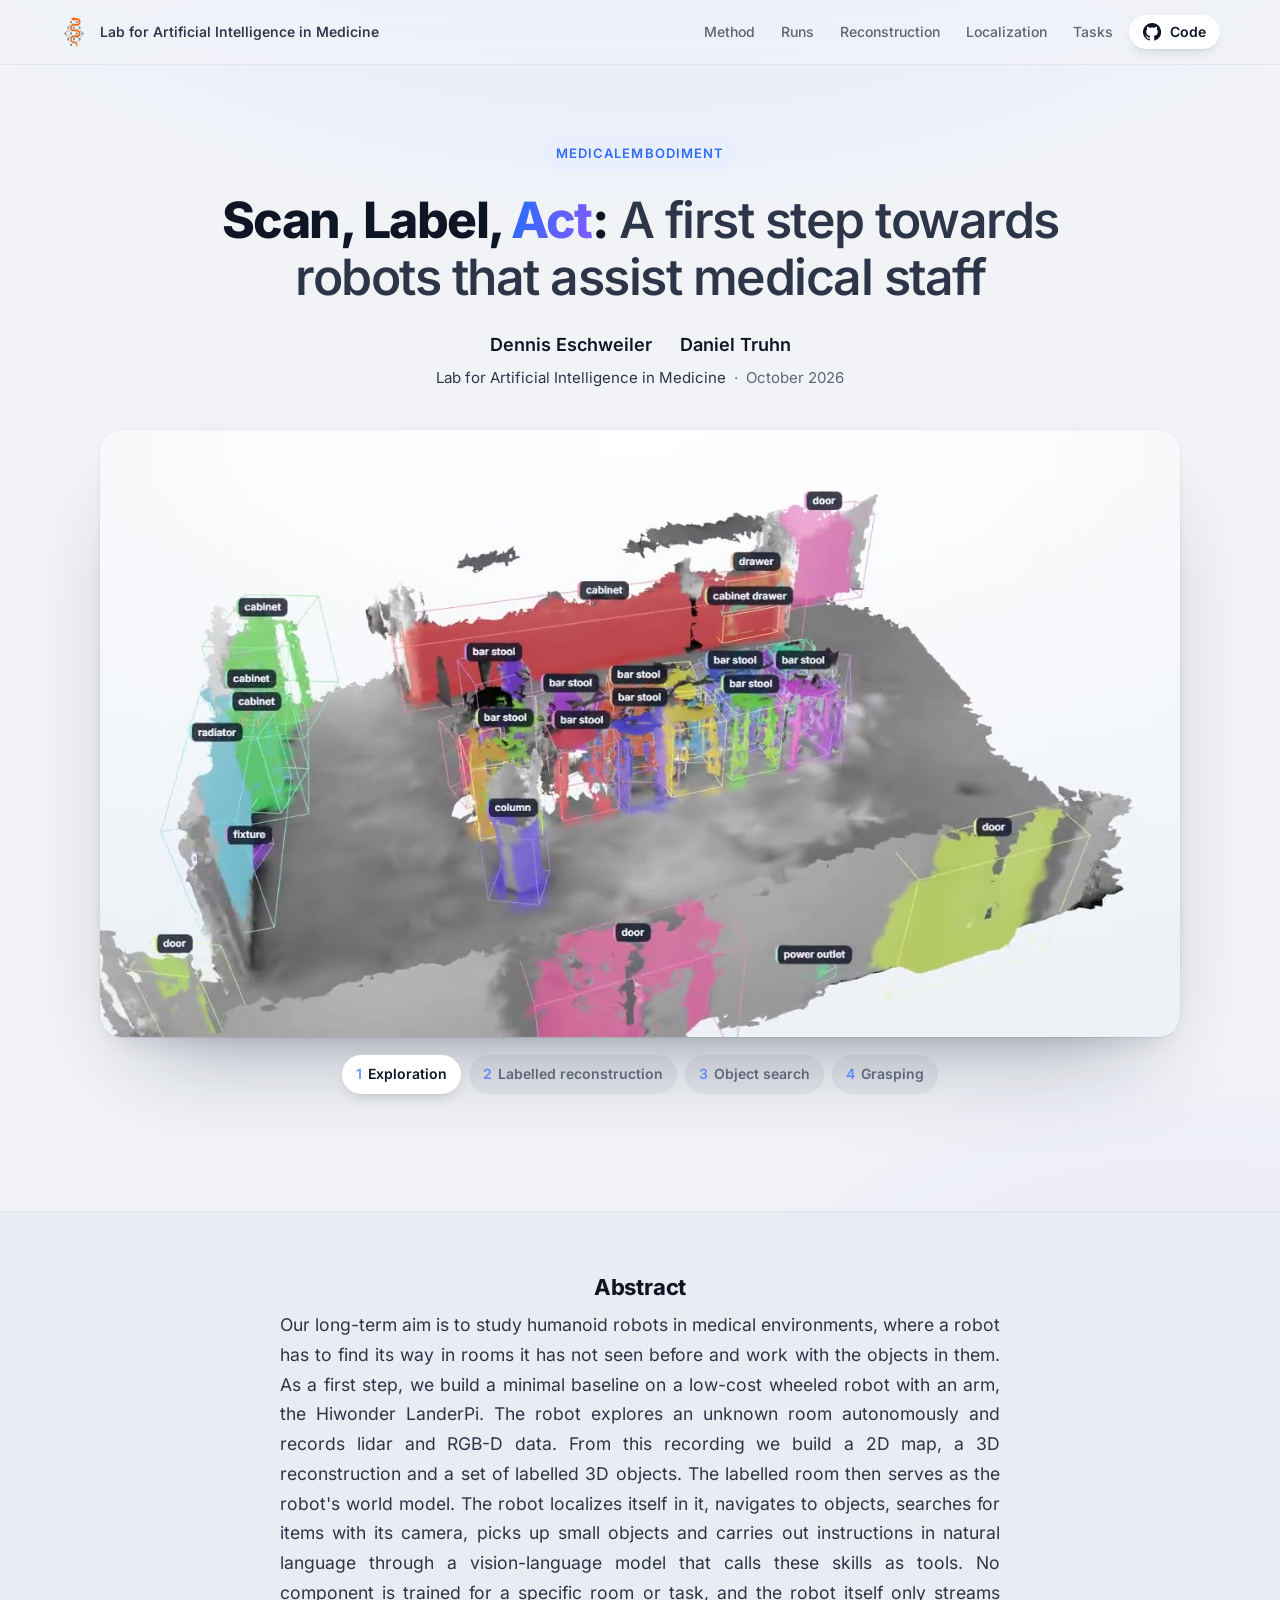
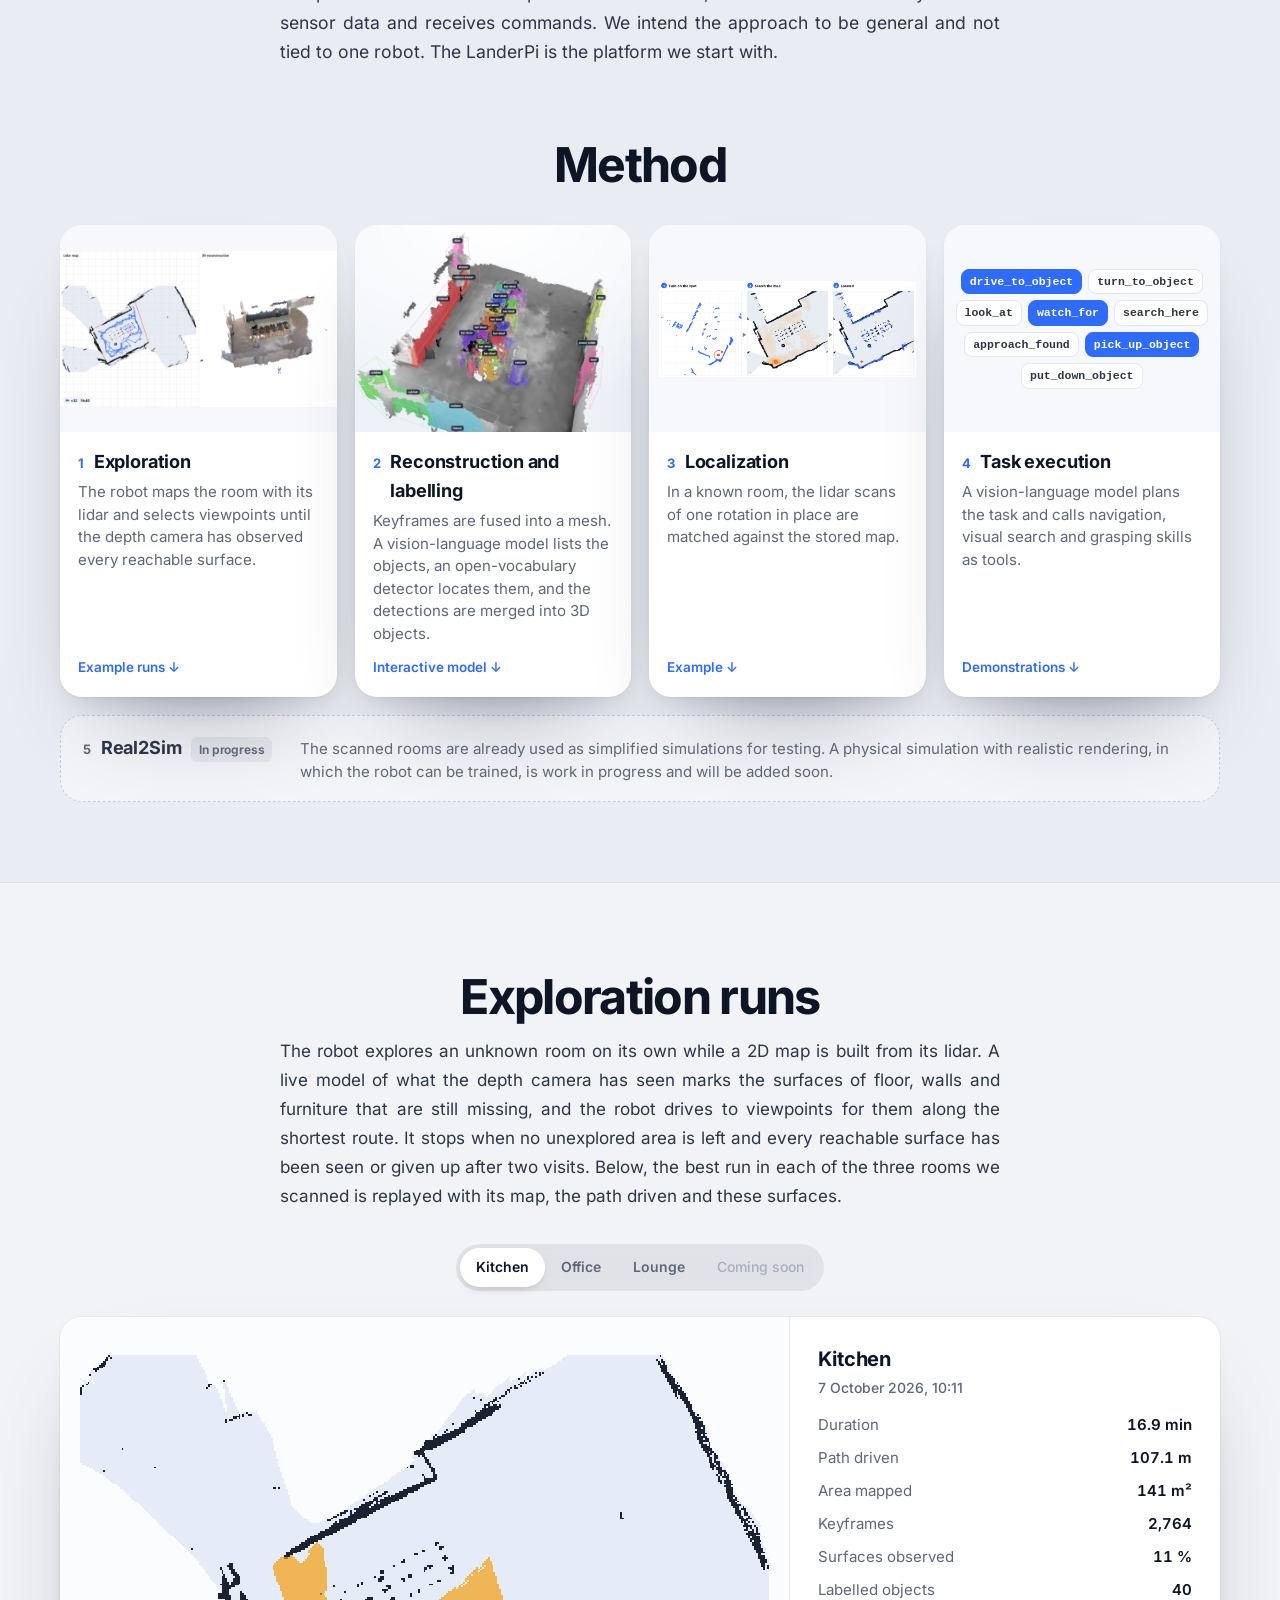
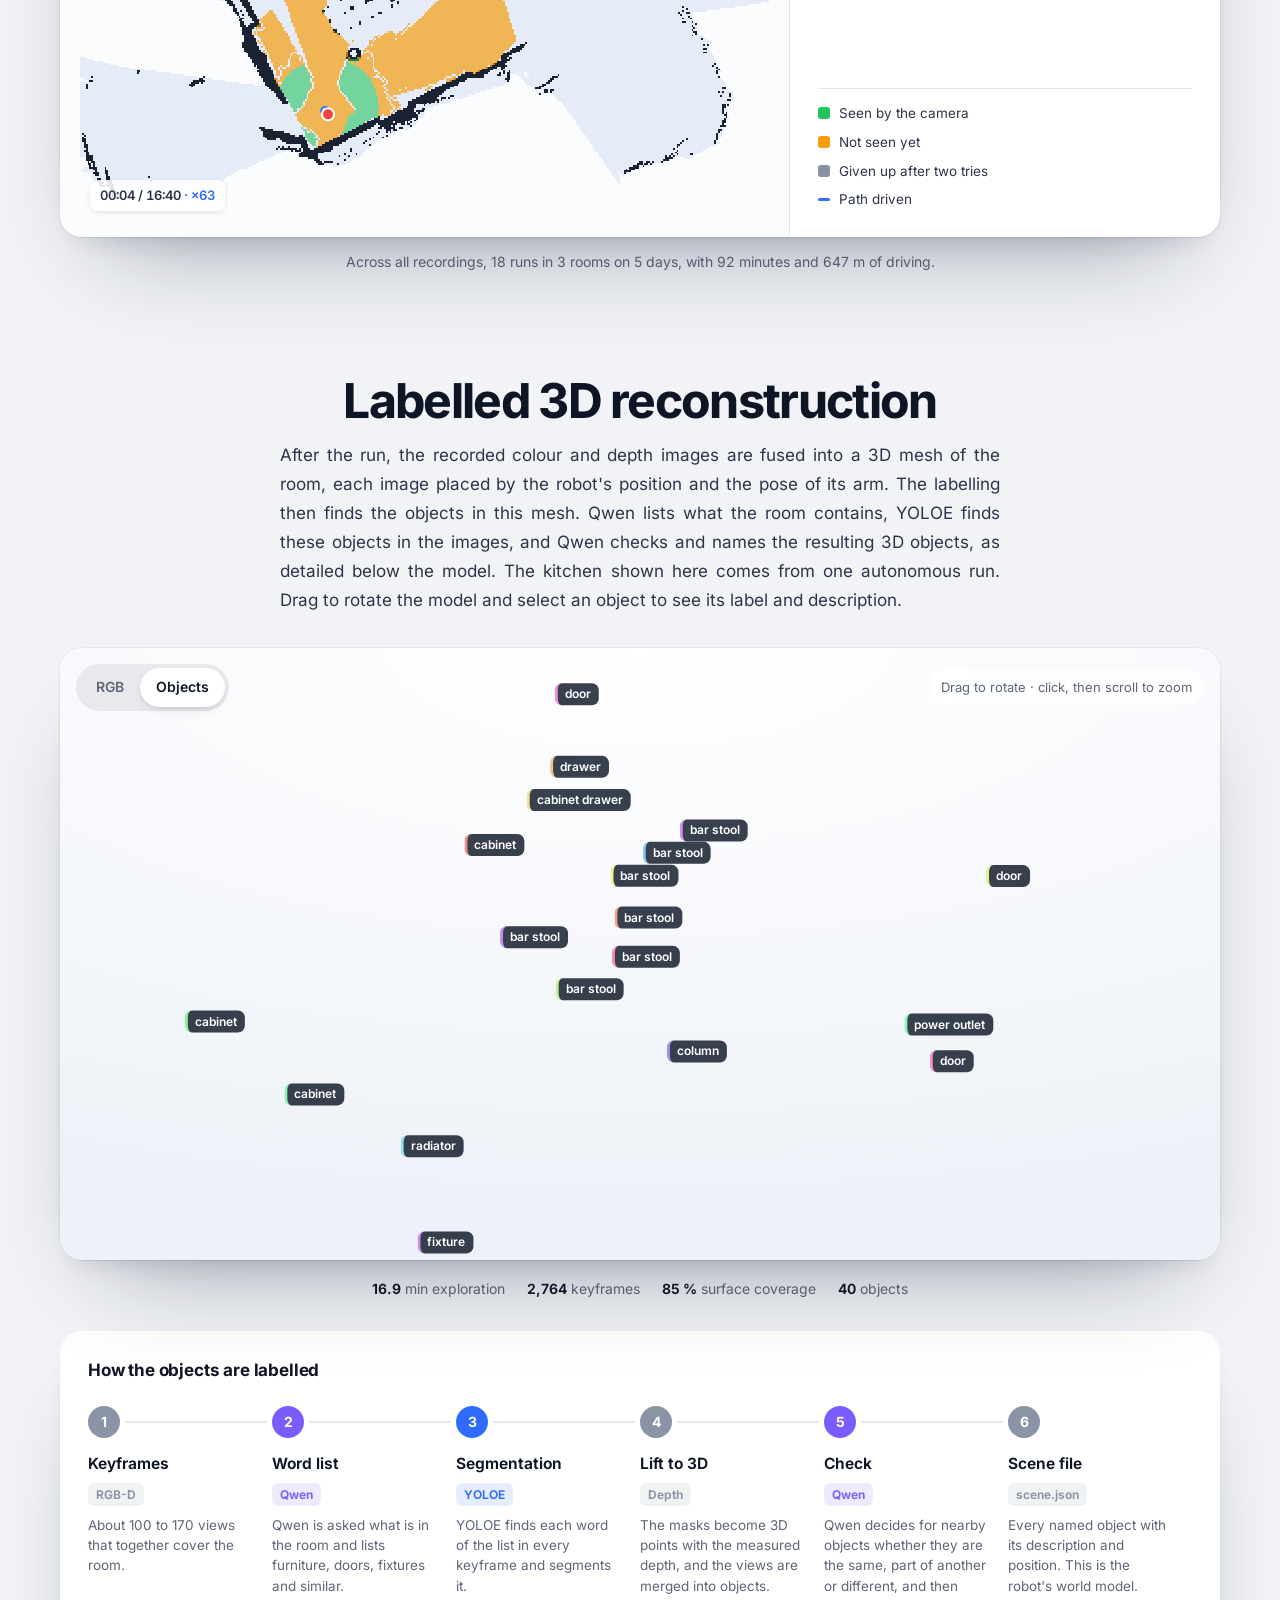
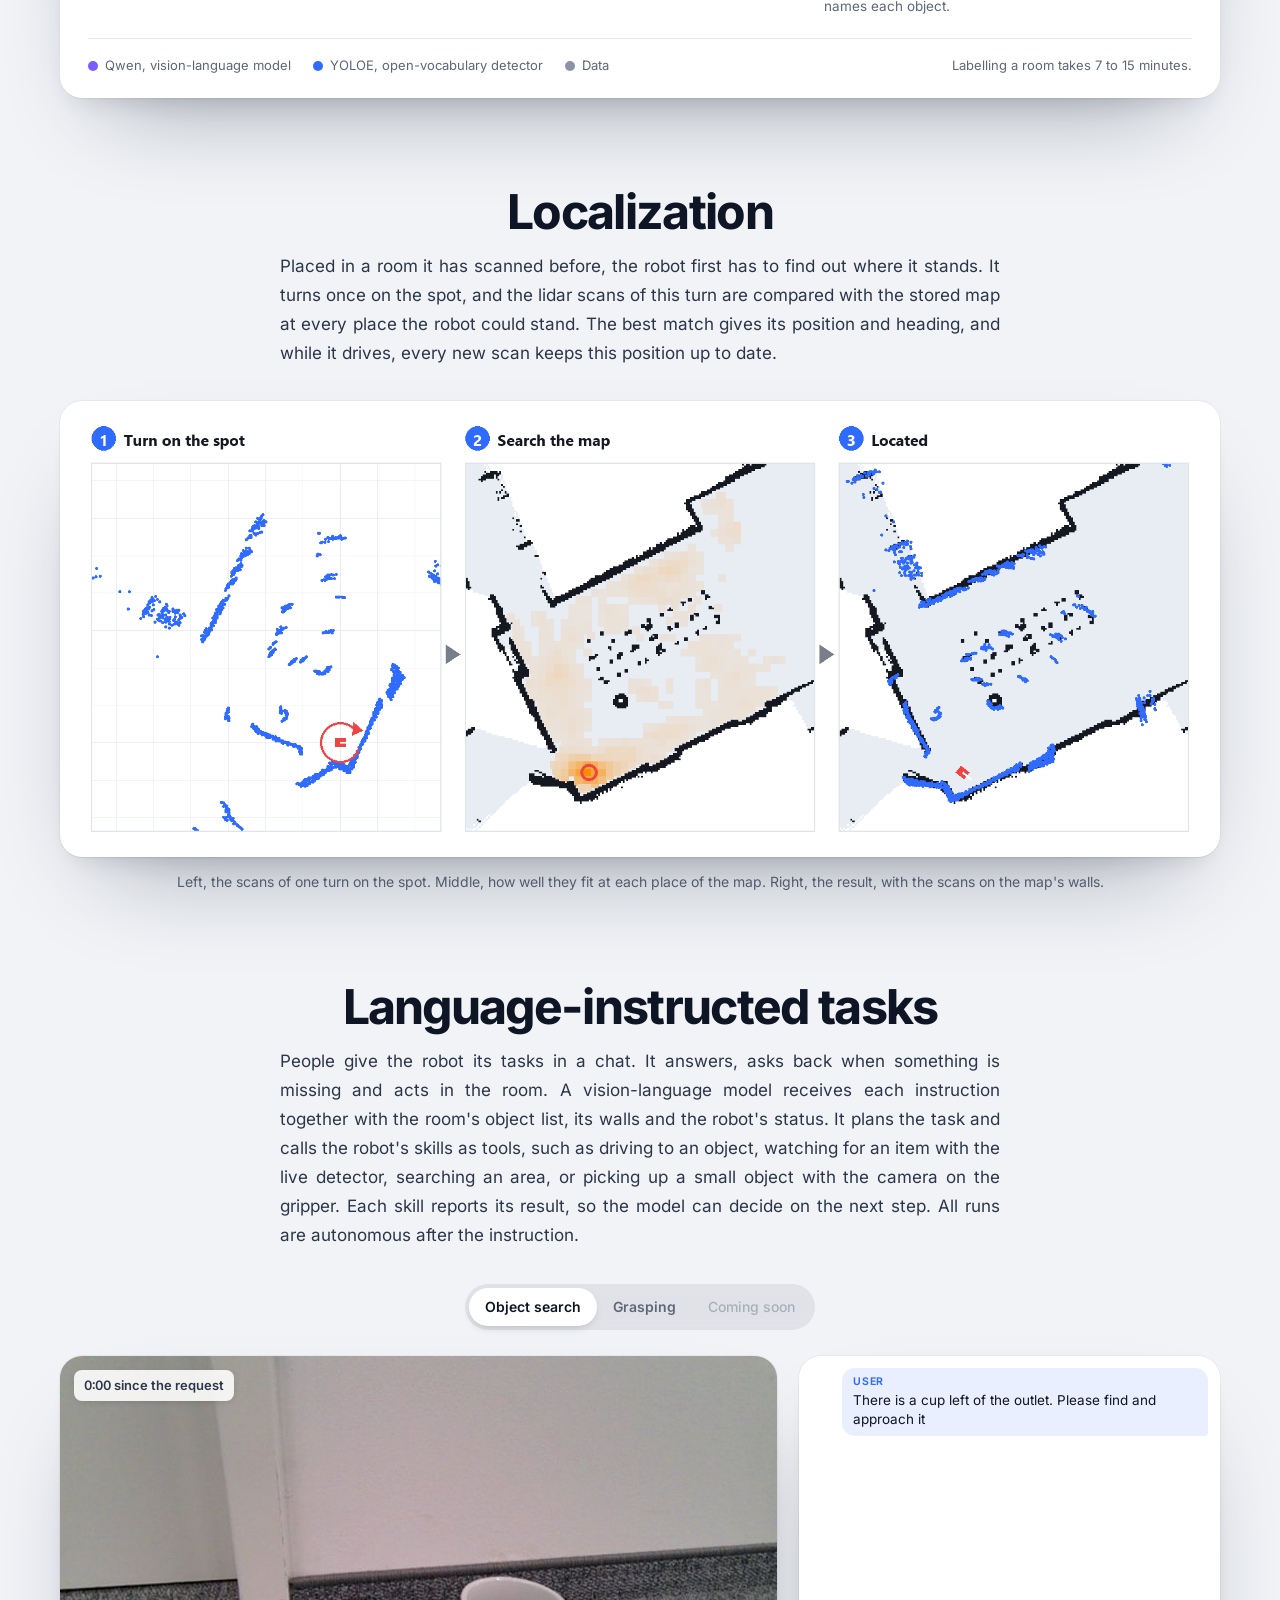
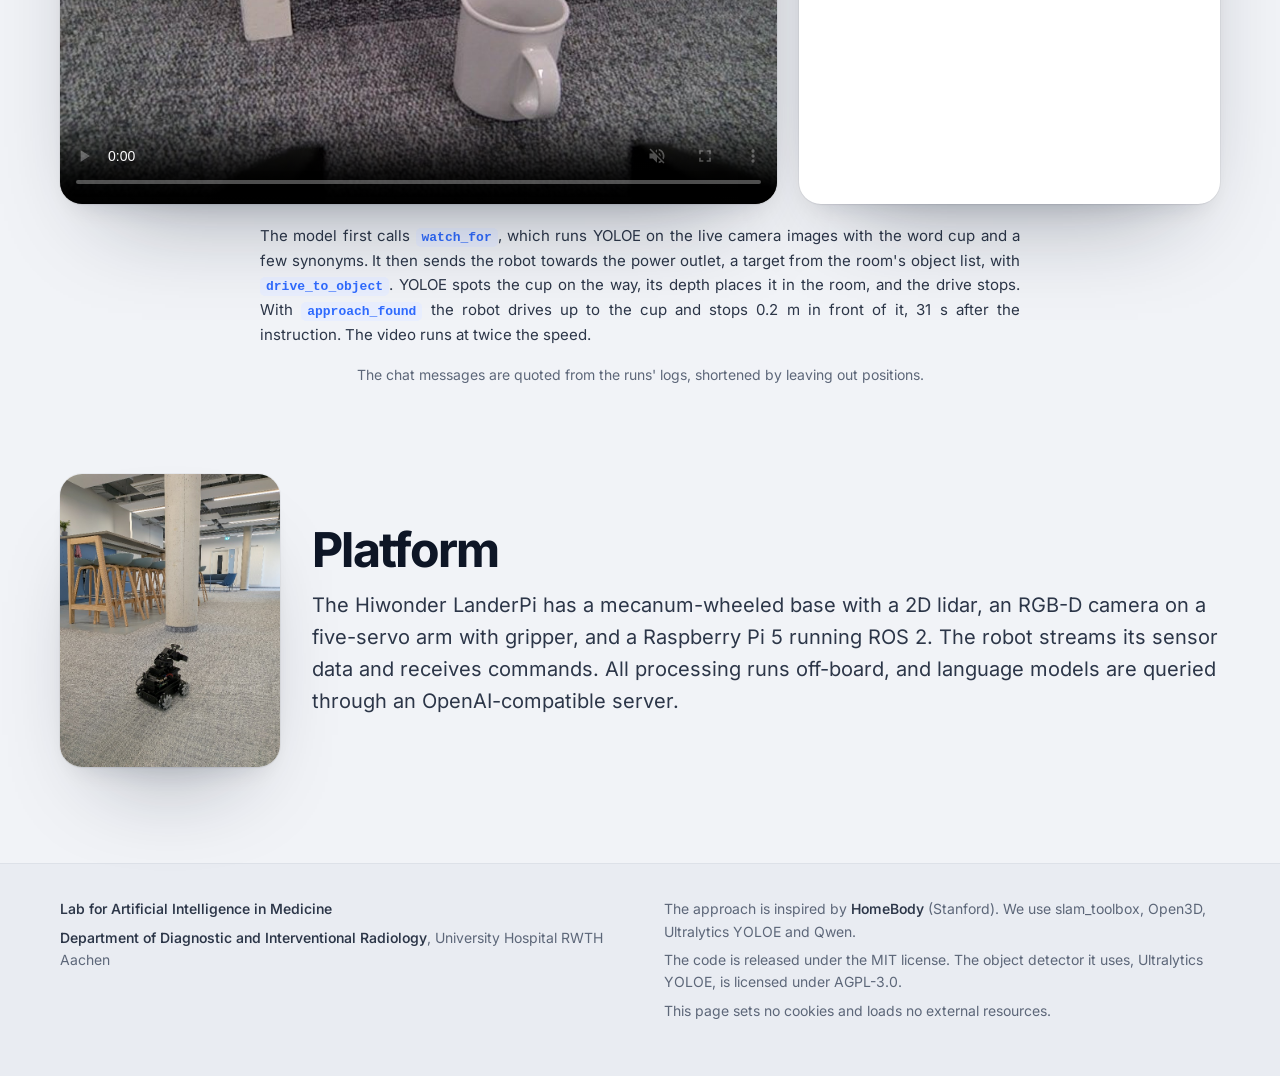
<file: index.html>
<!doctype html>
<html lang="en">
<head>
  <meta charset="utf-8">
  <meta name="viewport" content="width=device-width, initial-scale=1">
  <title>Scan, Label, Act: A first step towards robots that assist medical staff</title>
  <meta name="author" content="Dennis Eschweiler, Daniel Truhn">
  <meta name="description" content="A robot that scans a room and then works in it, a first step towards robots that assist medical staff. Autonomous exploration, labelled 3D reconstruction, localization, object search, grasping and language-instructed tasks.">
  <meta name="theme-color" content="#f1f3f7">
  <meta property="og:title" content="Scan, Label, Act: A first step towards robots that assist medical staff">
  <meta property="og:description" content="A robot that scans a room and then works in it, a first step towards robots that assist medical staff.">
  <meta property="og:image" content="assets/media/teaser.jpg">
  <link rel="icon" href="assets/media/lab-logo.svg" type="image/svg+xml">
  <link rel="preload" href="assets/fonts/inter-latin-wght-normal.woff2" as="font" type="font/woff2" crossorigin>
  <link rel="stylesheet" href="assets/css/site.css?v=14">
  <script type="importmap">
    { "imports": { "three": "./assets/vendor/three/three.module.min.js",
                   "three/addons/controls/OrbitControls.js": "./assets/vendor/three/OrbitControls.js" } }
  </script>
  <script>document.documentElement.classList.add('js');</script>
</head>
<body>
  <header class="bar">
    <div class="wide bar-inner">
      <a class="lab" href="https://truhn.ai/">
        <img src="assets/media/lab-logo.svg" alt="" width="30" height="30">
        <span>Lab for Artificial Intelligence in Medicine</span>
      </a>
      <nav aria-label="On this page">
        <a class="link" href="#method">Method</a>
        <a class="link" href="#runs">Runs</a>
        <a class="link" href="#reconstruction">Reconstruction</a>
        <a class="link" href="#localization">Localization</a>
        <a class="link" href="#tasks">Tasks</a>
        <a class="btn small" href="https://github.com/TruhnLab/MedicalEmbodiment_ScanLabelAct">
          <svg viewBox="0 0 16 16" fill="currentColor" aria-hidden="true"><path d="M8 0a8 8 0 0 0-2.53 15.59c.4.07.55-.17.55-.38v-1.33c-2.23.48-2.7-1.07-2.7-1.07-.36-.92-.89-1.17-.89-1.17-.73-.5.06-.49.06-.49.8.06 1.23.83 1.23.83.72 1.22 1.88.87 2.34.66.07-.52.28-.87.5-1.07-1.78-.2-3.65-.89-3.65-3.95 0-.87.31-1.59.82-2.15-.08-.2-.36-1.02.08-2.12 0 0 .67-.21 2.2.82a7.6 7.6 0 0 1 4 0c1.53-1.04 2.2-.82 2.2-.82.44 1.1.16 1.92.08 2.12.51.56.82 1.28.82 2.15 0 3.07-1.87 3.75-3.65 3.95.29.25.54.73.54 1.48v2.2c0 .21.15.46.55.38A8 8 0 0 0 8 0Z"/></svg>
          Code
        </a>
      </nav>
    </div>
  </header>

  <main id="main">
    <!-- ======================= header and teaser ======================= -->
    <section class="hero wide">
      <span class="eyebrow">MedicalEmbodiment</span>
      <h1><span class="name">Scan, Label, <span class="act">Act</span>:</span> A first step towards robots that assist medical staff</h1>
      <p class="authors"><span>Dennis Eschweiler</span><span>Daniel Truhn</span></p>
      <p class="byline"><a href="https://truhn.ai/">Lab for Artificial Intelligence in Medicine</a> <span style="white-space:nowrap">&nbsp;·&nbsp; October 2026</span></p>
      <figure class="teaser settle">
        <div class="float">
          <video id="teaser" src="assets/media/teaser.mp4" poster="assets/media/teaser.jpg" autoplay muted loop playsinline preload="auto"
                 aria-label="Overview video showing the autonomous exploration of a kitchen, the labelled 3D reconstruction, object search and grasping"></video>
        </div>
        <ol class="chapters" id="chapters" aria-label="Parts of the video">
          <li><button type="button" data-start="0"><span class="n">1</span>Exploration<span class="fill"></span></button></li>
          <li><button type="button" data-start="8"><span class="n">2</span>Labelled reconstruction<span class="fill"></span></button></li>
          <li><button type="button" data-start="14"><span class="n">3</span>Object search<span class="fill"></span></button></li>
          <li><button type="button" data-start="23.15"><span class="n">4</span>Grasping<span class="fill"></span></button></li>
        </ol>
      </figure>
    </section>

    <!-- ======================= overview: abstract and method, on a band ======================= -->
    <div class="band">
    <section class="abstract wide">
      <div class="narrow reveal">
        <h2 class="small">Abstract</h2>
        <p>Our long-term aim is to study humanoid robots in medical environments, where a robot has to find its way in
          rooms it has not seen before and work with the objects in them. As a first step, we build a minimal baseline
          on a low-cost wheeled robot with an arm, the Hiwonder LanderPi. The robot explores an unknown room
          autonomously and records lidar and RGB-D data. From this recording we build a 2D map, a 3D reconstruction and
          a set of labelled 3D objects. The labelled room then serves as the robot's world model. The robot localizes
          itself in it, navigates to objects, searches for items with its camera, picks up small objects and carries
          out instructions in natural language through a vision-language model that calls these skills as tools. No
          component is trained for a specific room or task, and the robot itself only streams sensor data and receives
          commands. We intend the approach to be general and not tied to one robot. The LanderPi is the platform we
          start with.</p>
      </div>
    </section>

    <!-- ======================= method ======================= -->
    <section id="method" class="wide">
      <div class="head center narrow reveal">
        <h2>Method</h2>
      </div>
      <div class="steps">
        <a class="step reveal" href="#runs" style="--d:0s">
          <div class="pic"><img src="assets/media/explore.jpg" alt="Lidar map with the path driven, next to the 3D reconstruction" loading="lazy" style="object-fit:contain"></div>
          <div class="txt"><h3><span>1</span>Exploration</h3><p>The robot maps the room with its lidar and selects viewpoints
            until the depth camera has observed every reachable surface.</p><p class="more">Example runs ↓</p></div>
        </a>
        <a class="step reveal" href="#reconstruction" style="--d:.08s">
          <div class="pic"><img src="assets/media/labels.jpg" alt="The kitchen reconstruction with each object in its own colour" loading="lazy"></div>
          <div class="txt"><h3><span>2</span>Reconstruction and labelling</h3><p>Keyframes are fused into a mesh. A
            vision-language model lists the objects, an open-vocabulary detector locates them, and the detections are
            merged into 3D objects.</p><p class="more">Interactive model ↓</p></div>
        </a>
        <a class="step reveal" href="#localization" style="--d:.16s">
          <div class="pic"><img src="assets/media/localization.png" alt="Lidar scans of one rotation, the match score over the map, and the resulting pose" loading="lazy" style="object-fit:contain;padding:10px"></div>
          <div class="txt"><h3><span>3</span>Localization</h3><p>In a known room, the lidar scans of one rotation in place
            are matched against the stored map.</p><p class="more">Example ↓</p></div>
        </a>
        <a class="step reveal" href="#tasks" style="--d:.24s">
          <div class="pic tools" aria-label="Some of the tools available to the vision-language model">
            <span class="hot">drive_to_object</span><span>turn_to_object</span><span>look_at</span>
            <span class="hot">watch_for</span><span>search_here</span><span>approach_found</span>
            <span class="hot">pick_up_object</span><span>put_down_object</span>
          </div>
          <div class="txt"><h3><span>4</span>Task execution</h3><p>A vision-language model plans the task and calls
            navigation, visual search and grasping skills as tools.</p><p class="more">Demonstrations ↓</p></div>
        </a>
      </div>
      <div class="step-next reveal">
        <h3><span>5</span>Real2Sim <em>In progress</em></h3>
        <p>The scanned rooms are already used as simplified simulations for testing. A physical simulation with realistic
          rendering, in which the robot can be trained, is work in progress and will be added soon.</p>
      </div>
    </section>

    </div>

    <!-- ======================= 1 exploration runs ======================= -->
    <section id="runs" class="wide">
      <div class="head center narrow reveal">
        <h2>Exploration runs</h2>
        <p class="explain">The robot explores an unknown room on its own while a 2D map is built from its lidar. A
          live model of what the depth camera has seen marks the surfaces of floor, walls and furniture that are still
          missing, and the robot drives to viewpoints for them along the shortest route. It stops when no unexplored
          area is left and every reachable surface has been seen or given up after two visits. Below, the best run in
          each of the three rooms we scanned is replayed with its map, the path driven and these surfaces.</p>
      </div>
      <div class="tabs reveal">
        <div class="seg" role="tablist" aria-label="Rooms" id="runTabs"><span class="pill" aria-hidden="true"></span></div>
      </div>
      <div class="float runview settle" id="runView">
        <div class="map">
          <canvas id="runCanvas" role="img" aria-label="Replay of the run with the map, the path driven and the surfaces the camera has seen"></canvas>
          <span class="runclock" id="runClock"></span>
        </div>
        <div class="side">
          <h3 id="runTitle"></h3>
          <dl id="runStats"></dl>
          <ul class="legend" aria-label="Legend">
            <li><i class="seen"></i>Seen by the camera</li>
            <li><i class="todo"></i>Not seen yet</li>
            <li><i class="gave"></i>Given up after two tries</li>
            <li><i class="path"></i>Path driven</li>
          </ul>
        </div>
      </div>
      <p class="note center reveal" id="runTotals"></p>
    </section>

    <!-- ======================= 2 the 3D room ======================= -->
    <section id="reconstruction" class="wide">
      <div class="head center narrow reveal">
        <h2>Labelled 3D reconstruction</h2>
        <p class="explain">After the run, the recorded colour and depth images are fused into a 3D mesh of the room,
          each image placed by the robot's position and the pose of its arm. The labelling then finds the objects in
          this mesh. Qwen lists what the room contains, YOLOE finds these objects in the images, and Qwen checks and
          names the resulting 3D objects, as detailed below the model. The kitchen shown here comes from one
          autonomous run. Drag to rotate the model and select an object to see its label and description.</p>
      </div>
      <div class="float room settle" id="roomView">
        <div class="loading" id="roomLoading">Loading the reconstruction …</div>
        <div class="tags" id="roomTags"></div>
        <div class="ui">
          <div class="seg" role="group" aria-label="Colouring">
            <span class="pill" aria-hidden="true"></span>
            <button type="button" data-mode="0" aria-pressed="false">RGB</button>
            <button type="button" data-mode="1" aria-pressed="true">Objects</button>
          </div>
          <span class="hint" id="roomHint">Drag to rotate · click, then scroll to zoom</span>
        </div>
        <div class="info" id="roomInfo" hidden><h3><i></i><span></span></h3><p></p></div>
      </div>
      <div class="facts reveal">
        <span><b>16.9</b> min exploration</span>
        <span><b>2,764</b> keyframes</span>
        <span><b>85 %</b> surface coverage</span>
        <span><b>40</b> objects</span>
      </div>
      <div class="pipeline reveal">
        <h3>How the objects are labelled</h3>
        <ol>
          <li class="data"><b>Keyframes</b><span>RGB-D</span><p>About 100 to 170 views that together cover the room.</p></li>
          <li class="qwen"><b>Word list</b><span>Qwen</span><p>Qwen is asked what is in the room and lists furniture, doors, fixtures and similar.</p></li>
          <li class="yoloe"><b>Segmentation</b><span>YOLOE</span><p>YOLOE finds each word of the list in every keyframe and segments it.</p></li>
          <li class="data"><b>Lift to 3D</b><span>Depth</span><p>The masks become 3D points with the measured depth, and the views are merged into objects.</p></li>
          <li class="qwen"><b>Check</b><span>Qwen</span><p>Qwen decides for nearby objects whether they are the same, part of another or different, and then names each object.</p></li>
          <li class="data"><b>Scene file</b><span>scene.json</span><p>Every named object with its description and position. This is the robot's world model.</p></li>
        </ol>
        <div class="legend">
          <span><i class="qwen"></i>Qwen, vision-language model</span>
          <span><i class="yoloe"></i>YOLOE, open-vocabulary detector</span>
          <span><i class="data"></i>Data</span>
          <span class="time">Labelling a room takes 7 to 15 minutes.</span>
        </div>
      </div>
    </section>

    <!-- ======================= 3 localization ======================= -->
    <section id="localization" class="wide">
      <div class="head center narrow reveal">
        <h2>Localization</h2>
        <p class="explain">Placed in a room it has scanned before, the robot first has to find out where it stands. It
          turns once on the spot, and the lidar scans of this turn are compared with the stored map at every place
          the robot could stand. The best match gives its position and heading, and while it drives, every new scan
          keeps this position up to date.</p>
      </div>
      <figure class="float locfig settle">
        <img src="assets/media/localization.png" alt="Three panels. The lidar scans of one turn on the spot, how well they fit at each place of the map, and the located robot with its scans on the map's walls" loading="lazy" width="1872" height="704">
      </figure>
      <p class="note center reveal">Left, the scans of one turn on the spot. Middle, how well they fit at each place of
        the map. Right, the result, with the scans on the map's walls.</p>
    </section>

    <!-- ======================= 4 tasks ======================= -->
    <section id="tasks" class="wide">
      <div class="head center narrow reveal">
        <h2>Language-instructed tasks</h2>
        <p class="explain">People give the robot its tasks in a chat. It answers, asks back when something is missing
          and acts in the room. A vision-language model receives each instruction together with the room's object list,
          its walls and the robot's status. It plans the task and calls the robot's skills as tools, such as driving to an
          object, watching for an item with the live detector, searching an area, or picking up a small object with the
          camera on the gripper. Each skill reports its result, so the model can decide on the next step. All runs are
          autonomous after the instruction.</p>
      </div>
      <div class="tabs reveal">
        <div class="seg" role="tablist" aria-label="Demonstrations" id="demoTabs">
          <span class="pill" aria-hidden="true"></span>
          <button type="button" role="tab" aria-pressed="true" aria-controls="demo-find" data-demo="find">Object search</button>
          <button type="button" role="tab" aria-pressed="false" aria-controls="demo-pick" data-demo="pick">Grasping</button>
          <button type="button" class="later" disabled title="Further tasks will be added">Coming soon</button>
        </div>
      </div>
      <div class="demo" id="demo-find" role="tabpanel">
        <div class="float settle"><video src="assets/media/find.mp4" poster="assets/media/find.jpg" controls muted loop playsinline preload="metadata"
             aria-label="The robot drives towards the power outlet, detects the cup on the way and stops in front of it"></video><span class="vclock" data-clock="[[0.03,0.0,0.0],[1.03,0.07,2.0],[17.03,32.05,1.5],[17.07,32.05,0.0]]"></span></div>
        <div class="chatbox"><div class="chat" aria-label="The conversation of this run" tabindex="0">
          <p class="msg user" data-t="0"><span class="who">User</span>There is a cup left of the outlet. Please find and approach it</p>
          <p class="msg robot" data-t="1.5"><span class="who">Robot</span>I'll start looking for the cup with the camera, then drive toward the outlet area.</p>
          <p class="act" data-t="1.63"><code>watch_for</code><code>drive_to_object</code></p>
          <p class="msg robot" data-t="7.9"><span class="who">Robot</span>The cup was spotted on the way, left of the outlet as you said. Approaching it now.</p>
          <p class="act" data-t="7.9"><code>approach_found</code></p>
          <p class="msg robot" data-t="16.8"><span class="who">Robot</span>Done. The cup was found just left of the power outlet, and the robot is now stopped about 20&nbsp;cm in front of it, facing it with the camera on it.</p>
        </div></div>
        <p class="outcome">The model first calls <code>watch_for</code>, which runs YOLOE on the live camera images with
          the word cup and a few synonyms. It then sends the robot towards the power outlet, a target from the room's
          object list, with <code>drive_to_object</code>. YOLOE spots the cup on the way, its depth places it in the room,
          and the drive stops. With <code>approach_found</code> the robot drives up to the cup and stops 0.2&nbsp;m in
          front of it, 31&nbsp;s after the instruction. The video runs at twice the speed.</p>
      </div>
      <div class="demo" id="demo-pick" role="tabpanel" hidden>
        <div class="float"><video src="assets/media/pick.mp4" poster="assets/media/pick.jpg" controls muted loop playsinline preload="none"
             aria-label="The robot detects a red cube, approaches it, centres the gripper over it and lifts it"></video><span class="vclock" data-clock="[[0.03,0.0,0.0],[1.53,0.07,2.0],[17.07,31.27,6.0],[22.37,62.9,1.0],[26.0,66.5,0.0]]"></span></div>
        <div class="chatbox"><div class="chat" aria-label="The conversation of this run" tabindex="0">
          <div class="earlier">
            <p class="chat-head">Earlier in this chat</p>
            <p class="msg user"><span class="who">User</span>See the small red cube in front of you? Please pick it up</p>
            <p class="act"><code>watch_for</code><code>search_here</code><code>approach_found</code><code>pick_up_object</code></p>
            <p class="msg robot"><span class="who">Robot</span>Found and picked up the small red cube (~29&nbsp;mm), just in front of you. Where should I put it down?</p>
            <p class="msg user"><span class="who">User</span>Now place it down a few centimeters behind you please</p>
            <p class="act"><code>turn_by_degrees</code><code>put_down_object</code></p>
            <p class="msg robot"><span class="who">Robot</span>Done. I turned around and set the red cube down a few centimetres behind where it stood.</p>
          </div>
          <p class="chat-head now">In the video</p>
          <p class="msg user" data-t="0"><span class="who">User</span>I moved it a bit. Please pick it up again</p>
          <p class="act" data-t="2.53"><code>watch_for</code><code>search_here</code></p>
          <p class="act" data-t="4.03"><code>approach_found</code></p>
          <p class="act" data-t="9.03"><code>pick_up_object</code></p>
          <p class="msg robot" data-t="25.5"><span class="who">Robot</span>Picked it up again, you had moved it a bit to the robot's left of where it was before. Where to next?</p>
        </div></div>
        <p class="outcome">The model calls <code>watch_for</code> and <code>search_here</code>. YOLOE finds the cube in the
          camera images, an image check with Qwen confirms that it is the requested item, and <code>approach_found</code>
          drives the robot up to it. <code>pick_up_object</code> then steers by the camera on the gripper. Since camera
          and gripper are rigidly connected, the gripper is right above the cube when the cube appears at a taught spot
          in the image. Base and arm move until it sits there, then the arm goes down in guarded steps, closes the
          gripper and lifts the 30&nbsp;mm cube, 66&nbsp;s after the instruction.</p>
      </div>
      <p class="note center chat-src">The chat messages are quoted from the runs' logs, shortened by leaving out positions.</p>
    </section>

    <!-- ======================= platform ======================= -->
    <section id="platform" class="wide">
      <div class="robot-photo reveal">
        <div class="float"><img src="assets/media/robot.jpg" alt="The robot, a four-wheeled base with an arm and a camera on the gripper" loading="lazy" width="546" height="728"></div>
        <div>
          <h2>Platform</h2>
          <p class="lead">The Hiwonder LanderPi has a mecanum-wheeled base with a 2D lidar, an RGB-D camera on a
            five-servo arm with gripper, and a Raspberry Pi 5 running ROS 2. The robot streams its sensor data and
            receives commands. All processing runs off-board, and language models are queried through an
            OpenAI-compatible server.</p>
        </div>
      </div>
    </section>
  </main>

  <footer>
    <div class="wide cols">
      <div>
        <p><a href="https://truhn.ai/">Lab for Artificial Intelligence in Medicine</a></p>
        <p><a href="https://www.ukaachen.de/kliniken-institute/klinik-fuer-diagnostische-und-interventionelle-radiologie/klinik/">Department of Diagnostic and Interventional Radiology</a>, University Hospital RWTH Aachen</p>
      </div>
      <div>
        <p>The approach is inspired by <a href="https://tml.stanford.edu/homebody/">HomeBody</a> (Stanford). We use
          slam_toolbox, Open3D, Ultralytics YOLOE and Qwen.</p>
        <p>The code is released under the MIT license. The object detector it uses, Ultralytics YOLOE, is licensed under
          AGPL-3.0.</p>
        <p>This page sets no cookies and loads no external resources.</p>
      </div>
    </div>
  </footer>

  <script type="module" src="assets/js/site.js?v=5"></script>
</body>
</html>
</file>
<file: assets/css/site.css>
@font-face {
  font-family: "Inter";
  font-style: normal;
  font-weight: 100 900;
  font-display: swap;
  src: url("../fonts/inter-latin-wght-normal.woff2") format("woff2");
}

:root {
  --bg: #f1f3f7;
  --band: #e9ecf2;    /* the overview band and the footer, slightly darker than the page */
  --card: #ffffff;
  --ink: #0e1626;
  --ink-2: #2c3648;
  --muted: #5d6779;
  --line: #e3e7ee;
  --accent: #2f6bff;
  --accent-2: #7a5cff;
  --accent-soft: #e9efff;
  --robot: #ef4444;
  --ok: #16a34a;
  --radius: 22px;
  --radius-sm: 14px;
  --shadow: 0 1px 2px rgba(14, 22, 38, .05), 0 14px 28px -16px rgba(14, 22, 38, .16), 0 48px 96px -48px rgba(14, 22, 38, .42);
  --shadow-lift: 0 1px 2px rgba(14, 22, 38, .05), 0 20px 36px -18px rgba(14, 22, 38, .22), 0 64px 120px -48px rgba(14, 22, 38, .5);
  --wide: 1160px;
  --text: 720px;
  color-scheme: light;
}

* { box-sizing: border-box; }
html { scroll-behavior: smooth; -webkit-text-size-adjust: 100%; }
body {
  margin: 0;
  color: var(--ink);
  background:
    radial-gradient(1100px 520px at 50% -140px, #dfe8ff 0%, rgba(223, 232, 255, 0) 70%),
    radial-gradient(700px 420px at 92% 18%, rgba(122, 92, 255, .08) 0%, rgba(122, 92, 255, 0) 70%),
    var(--bg);
  background-repeat: no-repeat;
  font: 17px/1.6 "Inter", system-ui, -apple-system, "Segoe UI", Roboto, sans-serif;
  font-feature-settings: "cv11", "ss01";
  -webkit-font-smoothing: antialiased;
  overflow-x: hidden;
}
img, video, canvas, svg { display: block; max-width: 100%; }
a { color: var(--accent); text-decoration: none; }
a:hover { text-decoration: underline; text-underline-offset: 3px; }
:focus-visible { outline: 3px solid rgba(47, 107, 255, .45); outline-offset: 3px; border-radius: 8px; }

.wide { width: min(var(--wide), calc(100% - 32px)); margin: 0 auto; }
.narrow { width: min(var(--text), calc(100% - 32px)); margin: 0 auto; }

/* ---------- top bar ---------- */
.bar {
  position: sticky; top: 0; z-index: 30;
  backdrop-filter: saturate(1.4) blur(14px);
  -webkit-backdrop-filter: saturate(1.4) blur(14px);
  background: rgba(241, 243, 247, .72);
  border-bottom: 1px solid rgba(14, 22, 38, .06);
}
.bar-inner { display: flex; align-items: center; justify-content: space-between; height: 64px; gap: 16px; }
.lab { display: flex; align-items: center; gap: 10px; color: var(--ink-2); font-size: 14px; font-weight: 560; line-height: 1.2; }
.lab:hover { text-decoration: none; color: var(--ink); }
.lab img { width: 30px; height: 30px; }
.bar nav { display: flex; gap: 6px; align-items: center; }
.bar nav a.link { color: var(--muted); font-size: 14px; font-weight: 520; padding: 8px 10px; border-radius: 10px; }
.bar nav a.link:hover { color: var(--ink); background: rgba(14, 22, 38, .05); text-decoration: none; }
@media (max-width: 720px) { .bar nav a.link { display: none; } .lab span { max-width: 170px; } }

/* ---------- buttons ---------- */
.btn {
  display: inline-flex; align-items: center; gap: 9px;
  padding: 11px 18px; border-radius: 999px;
  font-size: 15px; font-weight: 600; line-height: 1;
  color: var(--ink); background: var(--card);
  box-shadow: 0 1px 2px rgba(14, 22, 38, .06), 0 6px 16px -8px rgba(14, 22, 38, .25);
  transition: transform .2s ease, box-shadow .2s ease;
}
.btn:hover { text-decoration: none; transform: translateY(-2px); box-shadow: 0 1px 2px rgba(14, 22, 38, .06), 0 12px 24px -10px rgba(14, 22, 38, .3); }
.btn svg { width: 18px; height: 18px; }
.btn.primary { color: #fff; background: linear-gradient(135deg, var(--accent), var(--accent-2)); }
.btn.small { padding: 8px 14px; font-size: 14px; }

/* ---------- hero ---------- */
.hero { text-align: center; padding: 72px 0 36px; }
.eyebrow {
  display: inline-flex; align-items: center; gap: 8px;
  font-size: 13px; font-weight: 600; letter-spacing: .08em; text-transform: uppercase; color: var(--accent);
  background: var(--accent-soft); padding: 6px 12px; border-radius: 999px;
}
/* one line of title, as on a paper: the name in bold, the rest lighter */
.hero h1 {
  max-width: 980px; margin: 22px auto 14px; text-wrap: balance;
  font-size: clamp(30px, 4.2vw, 50px); line-height: 1.15; letter-spacing: -.03em; font-weight: 560; color: var(--ink-2);
}
.hero h1 .name { font-weight: 780; color: var(--ink); }
.hero h1 .act {
  background: linear-gradient(100deg, var(--accent) 10%, var(--accent-2) 90%);
  -webkit-background-clip: text; background-clip: text; color: transparent;
}
.authors { display: flex; justify-content: center; flex-wrap: wrap; gap: 4px 28px; margin: 24px 0 0; font-size: 18px; font-weight: 600; color: var(--ink); }
.byline { margin: 6px 0 0; font-size: 15px; color: var(--muted); }
.byline a { color: var(--ink-2); }

/* intro animation of the header */
@media (prefers-reduced-motion: no-preference) {
  .hero h1, .hero .authors, .hero .byline {
    animation: rise .9s cubic-bezier(.2, .7, .2, 1) both;
  }
  .hero .authors { animation-delay: .1s; }
  .hero .byline { animation-delay: .16s; }
}
@keyframes rise { from { opacity: 0; transform: translateY(18px); } to { opacity: 1; transform: none; } }

/* ---------- floating media cards ---------- */
.float {
  position: relative; background: var(--card); border-radius: var(--radius);
  box-shadow: var(--shadow); overflow: hidden; isolation: isolate;
  outline: 1px solid rgba(14, 22, 38, .04);
}
.float video, .float > img { width: 100%; height: auto; background: #fff; }

.teaser { margin-top: 40px; }
.teaser .float { aspect-ratio: 16 / 9; }
.teaser video { width: 100%; height: 100%; object-fit: cover; }
.chapters { display: flex; justify-content: center; gap: 8px; flex-wrap: wrap; margin: 18px 0 0; padding: 0; list-style: none; }
.chapters button {
  position: relative; overflow: hidden;
  font: inherit; font-size: 14px; font-weight: 600; color: var(--muted);
  border: 0; cursor: pointer; padding: 8px 14px 9px; border-radius: 999px; background: rgba(14, 22, 38, .05);
  transition: color .25s, background .25s;
}
.chapters button .n { color: var(--accent); margin-right: 6px; opacity: .7; }
.chapters button.on { color: var(--ink); background: var(--card); box-shadow: 0 6px 16px -8px rgba(14, 22, 38, .3); }
.chapters button .fill { position: absolute; left: 0; bottom: 0; height: 2px; width: 0; background: var(--accent); }

/* scroll-linked: media cards settle into place as they come into view (where supported) */
@supports (animation-timeline: view()) {
  @media (prefers-reduced-motion: no-preference) {
    .settle { animation: settle linear both; animation-timeline: view(); animation-range: entry 0% cover 35%; }
    @keyframes settle { from { transform: scale(.94) translateY(24px); opacity: .6; } to { transform: none; opacity: 1; } }
  }
}

/* ---------- sections ---------- */
section { padding: 88px 0 0; }
.kicker { font-size: 13px; font-weight: 650; letter-spacing: .1em; text-transform: uppercase; color: var(--accent); margin: 0 0 10px; }
h2 { font-size: clamp(30px, 4.4vw, 48px); line-height: 1.08; letter-spacing: -.035em; font-weight: 740; margin: 0 0 14px; }
.lead { font-size: clamp(17px, 2vw, 20px); color: var(--ink-2); margin: 0; }
.explain { margin: 6px 0 0; font-size: 17px; line-height: 1.7; color: var(--ink-2); text-align: justify; hyphens: manual; }
@media (max-width: 640px) { .explain { font-size: 16px; text-align: left; } }
.center { text-align: center; }
.head { margin-bottom: 34px; }
.note { font-size: 14px; color: var(--muted); }

/* abstract */
.abstract { padding-top: 64px; }
.abstract + section { padding-top: 72px; }
/* the overview (abstract and method) on a slightly darker band, the examples below on the page's grey */
.band { margin-top: 64px; padding: 0 0 80px; background: var(--band);
  border-top: 1px solid rgba(14, 22, 38, .05); border-bottom: 1px solid rgba(14, 22, 38, .05); }
.band > .abstract { padding-top: 64px; }
h2.small { font-size: 22px; letter-spacing: -.01em; margin: 0 0 10px; text-align: center; }
/* justified, but without automatic hyphenation (user, 2026-10-14); ragged on phones, where justified lines gape */
.abstract .narrow p { margin: 0; font-size: 17.5px; line-height: 1.7; color: var(--ink-2); text-align: justify; hyphens: manual; }
@media (max-width: 640px) { .abstract .narrow p { font-size: 16.5px; text-align: left; } }

/* ---------- the 3D room ---------- */
.room { position: relative; height: min(68vh, 640px); min-height: 420px;
  background: radial-gradient(120% 90% at 50% 0%, #ffffff 0%, #eef2f8 100%); }
.room canvas { width: 100% !important; height: 100% !important; cursor: grab; touch-action: none; }
.room canvas:active { cursor: grabbing; }
.room .ui { position: absolute; top: 16px; left: 16px; right: 16px; display: flex; justify-content: space-between; gap: 12px; pointer-events: none; }
.room .ui > * { pointer-events: auto; }
.seg { position: relative; display: inline-flex; padding: 4px; border-radius: 999px; background: rgba(14, 22, 38, .07); backdrop-filter: blur(6px); }
.seg button { position: relative; z-index: 1; font: inherit; font-size: 14px; font-weight: 600; color: var(--muted); border: 0; background: none; padding: 8px 16px; border-radius: 999px; cursor: pointer; white-space: nowrap; transition: color .25s; }
@media (max-width: 480px) { .seg button { font-size: 13.5px; padding: 8px 11px; } }
.seg button[aria-pressed="true"] { color: var(--ink); }
.seg button.later { color: #a7afbd; font-weight: 500; cursor: not-allowed; }
.seg .pill { position: absolute; z-index: 0; top: 4px; bottom: 4px; left: 4px; border-radius: 999px; background: #fff; box-shadow: 0 4px 12px -6px rgba(14, 22, 38, .35); transition: transform .35s cubic-bezier(.2, .7, .2, 1), width .35s; }
.hint { font-size: 13px; color: var(--muted); background: rgba(255, 255, 255, .8); padding: 7px 12px; border-radius: 999px; align-self: center; }
.room .tags { position: absolute; inset: 0; pointer-events: none; overflow: hidden; }
.tag {
  position: absolute; left: 0; top: 0; transform: translate(-50%, -100%);
  font-size: 12px; font-weight: 600; line-height: 1; white-space: nowrap; color: #fff;
  padding: 5px 8px 5px 7px; border-radius: 7px; background: rgba(14, 22, 38, .82);
  border-left: 3px solid var(--c, #fff); pointer-events: auto; cursor: pointer;
  transition: opacity .25s;
}
.tag.sel { background: #fff; color: var(--ink); box-shadow: 0 8px 20px -8px rgba(14, 22, 38, .5); }
.info {
  position: absolute; left: 16px; bottom: 16px; max-width: min(360px, calc(100% - 32px));
  background: rgba(255, 255, 255, .94); backdrop-filter: blur(8px); border-radius: var(--radius-sm);
  box-shadow: 0 16px 40px -16px rgba(14, 22, 38, .45); padding: 14px 16px; font-size: 14px; line-height: 1.5;
  transition: opacity .25s, transform .25s;
}
.info[hidden] { display: block; opacity: 0; transform: translateY(8px); pointer-events: none; }
.info h3 { margin: 0 0 4px; font-size: 16px; display: flex; align-items: center; gap: 8px; text-transform: capitalize; }
.info h3 i { width: 10px; height: 10px; border-radius: 3px; background: var(--c); }
.info p { margin: 0; color: var(--ink-2); }
.room .loading { position: absolute; inset: 0; display: grid; place-items: center; color: var(--muted); font-size: 15px; }
.facts { display: flex; flex-wrap: wrap; gap: 8px 22px; justify-content: center; margin-top: 18px; font-size: 14px; color: var(--muted); }
.facts b { color: var(--ink); font-weight: 650; }

/* the labelling pipeline: numbered points on one line, coloured by the tool each step uses */
.pipeline { --qwen: #7a5cff; --yoloe: #2f6bff; --data: #8a94a6;
  margin-top: 30px; background: var(--card); border-radius: var(--radius); box-shadow: var(--shadow); padding: 26px 28px 22px; }
.pipeline h3 { margin: 0 0 22px; font-size: 17px; letter-spacing: -.01em; }
.pipeline ol { list-style: none; margin: 0; padding: 0; display: grid; grid-template-columns: repeat(6, minmax(0, 1fr)); counter-reset: step; }
.pipeline li { counter-increment: step; position: relative; padding-right: 18px; --c: var(--data); }
.pipeline li.qwen { --c: var(--qwen); }
.pipeline li.yoloe { --c: var(--yoloe); }
.pipeline li::before { content: counter(step); position: relative; z-index: 1; display: grid; place-items: center; width: 32px; height: 32px;
  border-radius: 50%; background: var(--c); color: #fff; font-size: 14px; font-weight: 700; box-shadow: 0 0 0 5px var(--card); }
.pipeline li:not(:last-child)::after { content: ""; position: absolute; top: 15px; left: 32px; right: 0; height: 2px; background: var(--line); }
.pipeline li b { display: block; margin-top: 14px; font-size: 15.5px; font-weight: 650; }
.pipeline li span { display: inline-block; margin-top: 6px; font-size: 12px; font-weight: 650; color: var(--c);
  background: color-mix(in srgb, var(--c) 12%, white); padding: 2px 8px; border-radius: 6px; }
.pipeline li p { margin: 8px 0 0; font-size: 13.5px; line-height: 1.5; color: var(--muted); }
.pipeline .legend { display: flex; flex-wrap: wrap; align-items: center; gap: 8px 22px; margin-top: 22px; padding-top: 16px;
  border-top: 1px solid var(--line); font-size: 13px; color: var(--muted); }
.pipeline .legend i { display: inline-block; width: 10px; height: 10px; border-radius: 50%; margin-right: 7px; vertical-align: -1px; background: var(--data); }
.pipeline .legend i.qwen { background: var(--qwen); }
.pipeline .legend i.yoloe { background: var(--yoloe); }
.pipeline .legend .time { margin-left: auto; }
/* narrow screens: the same points, top to bottom */
@media (max-width: 900px) {
  .pipeline { padding: 22px 18px 18px; }
  .pipeline ol { grid-template-columns: 1fr; gap: 18px; }
  .pipeline li { padding: 0 0 0 48px; min-height: 32px; }
  .pipeline li::before { position: absolute; left: 0; top: 0; }
  .pipeline li:not(:last-child)::after { top: 32px; bottom: -18px; left: 15px; right: auto; width: 2px; height: auto; }
  .pipeline li b { margin-top: 5px; display: inline; margin-right: 8px; }
  .pipeline li p { margin-top: 4px; }
  .pipeline .legend .time { margin-left: 0; }
}

/* ---------- demos ---------- */
.tabs { display: flex; justify-content: center; margin-bottom: 26px; }
/* a demo: the video, its conversation beside it, the explanation below */
.demo { display: grid; grid-template-columns: minmax(0, 1.7fr) minmax(280px, 1fr); gap: 20px 22px; align-items: start; }
.demo[hidden] { display: none; }
.demo > .float { grid-column: 1; }
/* the chat window takes the video's height and scrolls inside (the row's height comes from the video) */
.demo > .chatbox { grid-column: 2; grid-row: 1; align-self: stretch; position: relative; min-height: 260px; }
.chatbox .chat { position: absolute; inset: 0; overflow-y: auto; scrollbar-width: thin; padding: 12px 12px 10px;
  background: var(--card); border-radius: var(--radius); box-shadow: var(--shadow); outline: 1px solid rgba(14, 22, 38, .04); }
.demo > .outcome { grid-column: 1 / -1; }
.chat { display: flex; flex-direction: column; gap: 6px; font-size: 13.5px; line-height: 1.4; }
.chat .msg { margin: 0; padding: 7px 11px 8px; border-radius: 13px; max-width: 92%; }
.chat .msg .who { display: block; margin-bottom: 1px; font-size: 10.5px; font-weight: 650; letter-spacing: .06em; text-transform: uppercase; }
.chat .user { align-self: flex-end; background: var(--accent-soft); border-bottom-right-radius: 4px; color: var(--ink); }
.chat .user .who { color: var(--accent); }
.chat .robot { align-self: flex-start; background: #f1f3f7; border-bottom-left-radius: 4px; color: var(--ink-2); }
.chat .robot .who { color: var(--ok); }
.chat .act { margin: 0; display: flex; flex-wrap: wrap; gap: 4px; padding-left: 4px; }
.chat .act code { font: 600 11.5px/1 ui-monospace, "Cascadia Mono", Menlo, monospace; color: var(--muted);
  background: rgba(14, 22, 38, .05); padding: 4px 6px; border-radius: 5px; }
.chat .earlier { display: flex; flex-direction: column; gap: 6px; opacity: .62; font-size: 13px; }
.chat-head { margin: 0; font-size: 11px; font-weight: 650; letter-spacing: .08em; text-transform: uppercase; color: var(--muted); }
.chat-head.now { margin-top: 6px; color: var(--accent); }
.chat-src { margin: 16px 0 0; }
/* the chat replays with its video (on wide screens; on narrow ones all of it shows, so the page does not jump) */
@media (min-width: 901px) {
  .chat [data-t]:not(.shown) { display: none; }
  .chat .shown { animation: chatin .35s ease both; }
}
@keyframes chatin { from { opacity: 0; transform: translateY(6px); } to { opacity: 1; transform: none; } }
.vclock { position: absolute; left: 14px; top: 14px; font-size: 13px; font-weight: 600; color: var(--ink-2);
  font-variant-numeric: tabular-nums; background: rgba(255, 255, 255, .88); padding: 5px 10px; border-radius: 8px;
  box-shadow: 0 2px 8px -4px rgba(14, 22, 38, .3); pointer-events: none; }
.vclock em { font-style: normal; color: var(--accent); }
@media (max-width: 900px) {
  .demo { grid-template-columns: 1fr; }
  .demo > .float, .demo > .chatbox { grid-column: 1; }
  .demo > .chatbox { grid-row: auto; min-height: 0; }
  .chatbox .chat { position: static; overflow: visible; }
}
.outcome { margin: 0 auto; max-width: 760px; font-size: 15px; line-height: 1.65; color: var(--ink-2); text-align: justify; hyphens: manual; }
.outcome code { font: 600 13px/1 ui-monospace, "Cascadia Mono", Menlo, monospace; color: var(--accent); background: var(--accent-soft); padding: 2px 6px; border-radius: 5px; white-space: nowrap; }
@media (max-width: 640px) { .outcome { text-align: left; } }

/* ---------- how it works ---------- */
.steps { display: grid; grid-template-columns: repeat(4, 1fr); gap: 18px; }
.step { background: var(--card); border-radius: var(--radius); box-shadow: var(--shadow); overflow: hidden; display: flex; flex-direction: column; color: inherit; transition: transform .3s, box-shadow .3s; }
a.step:hover { text-decoration: none; transform: translateY(-4px); box-shadow: var(--shadow-lift); }
.step .txt { flex: 1; display: flex; flex-direction: column; }
.step p.more { margin-top: auto; padding-top: 12px; font-size: 13.5px; font-weight: 600; color: var(--accent); }
.step .pic { aspect-ratio: 4 / 3; background: #f6f8fc; display: grid; place-items: center; overflow: hidden; }
.step .pic img { width: 100%; height: 100%; object-fit: cover; }
.step .pic svg.runmap { width: 92%; height: 92%; }
.step .txt { padding: 16px 18px 20px; }
.step h3 { margin: 0 0 4px; font-size: 18px; letter-spacing: -.01em; display: flex; gap: 10px; align-items: baseline; }
.step h3 span { font-size: 13px; color: var(--accent); font-weight: 700; }
.step p { margin: 0; font-size: 15px; line-height: 1.5; color: var(--muted); }
.step .pic.tools { display: flex; flex-wrap: wrap; gap: 6px; justify-content: center; padding: 12px; align-content: center; }
.tools span { font: 600 11.5px/1 ui-monospace, "Cascadia Mono", Menlo, monospace; color: var(--ink-2); background: #fff; border: 1px solid var(--line); padding: 6px 8px; border-radius: 8px; }
.tools span.hot { color: #fff; background: var(--accent); border-color: var(--accent); }
/* a step that is not there yet: muted, dashed, full width under the tiles */
.step-next { display: flex; align-items: baseline; gap: 6px 28px; margin-top: 18px; padding: 18px 22px; border-radius: var(--radius);
  border: 1.5px dashed #c6cedb; background: rgba(255, 255, 255, .45); }
.step-next h3 { flex: none; margin: 0; font-size: 18px; letter-spacing: -.01em; display: flex; gap: 10px; align-items: baseline; color: var(--ink-2); }
.step-next h3 span { font-size: 13px; color: var(--muted); font-weight: 700; }
.step-next h3 em { font-style: normal; font-size: 12px; font-weight: 650; color: var(--muted); background: rgba(14, 22, 38, .06); padding: 3px 8px; border-radius: 6px; }
.step-next p { margin: 0; font-size: 15px; line-height: 1.5; color: var(--muted); }
@media (max-width: 760px) { .step-next { flex-direction: column; } }
@media (max-width: 960px) { .steps { grid-template-columns: repeat(2, 1fr); } }
@media (max-width: 540px) { .steps { grid-template-columns: 1fr; } }

/* ---------- exploration runs: one room at a time ---------- */
.runview { --seen: #22c55e; --todo: #f59e0b; --gave: #8792a6;
  display: grid; grid-template-columns: minmax(0, 1.7fr) minmax(250px, 1fr); }
.runview .map { display: flex; flex-direction: column; height: 520px; padding: 18px 20px; background: #fbfcfe; border-right: 1px solid var(--line); }
.runview canvas { flex: 1; min-height: 0; width: 100%; }
.runview .map { position: relative; cursor: pointer; }
.runclock { position: absolute; left: 30px; bottom: 26px; font-size: 13px; font-weight: 600; color: var(--ink-2);
  font-variant-numeric: tabular-nums; background: rgba(255, 255, 255, .88); padding: 5px 10px; border-radius: 8px;
  box-shadow: 0 2px 8px -4px rgba(14, 22, 38, .3); pointer-events: none; }
.runclock em { font-style: normal; color: var(--accent); }
.runview .side { padding: 26px 28px; display: flex; flex-direction: column; gap: 14px; }
.runview h3 { margin: 0; font-size: 20px; letter-spacing: -.01em; }
.runview h3 small { display: block; font-size: 14px; font-weight: 500; color: var(--muted); letter-spacing: 0; margin-top: 2px; }
.runview dl { margin: 0; display: grid; grid-template-columns: auto 1fr; gap: 9px 18px; font-size: 15px; }
.runview dt { color: var(--muted); }
.runview dd { margin: 0; font-weight: 620; font-variant-numeric: tabular-nums; text-align: right; }
.runview .legend { list-style: none; margin: auto 0 0; padding: 14px 0 0; border-top: 1px solid var(--line); display: grid; gap: 7px; font-size: 13.5px; color: var(--ink-2); }
.runview .legend i { display: inline-block; width: 12px; height: 12px; border-radius: 3px; margin-right: 9px; vertical-align: -1px; }
.runview .legend .seen { background: var(--seen); }
.runview .legend .todo { background: var(--todo); }
.runview .legend .gave { background: var(--gave); }
.runview .legend .path { height: 3px; vertical-align: 3px; border-radius: 2px; background: var(--accent); }
@media (max-width: 720px) {
  .runview { grid-template-columns: 1fr; }
  .runview .map { height: 360px; padding: 12px; border-right: 0; border-bottom: 1px solid var(--line); }
  .runclock { left: 18px; bottom: 16px; font-size: 12px; }
}

.locfig { margin: 0; padding: 18px 22px; }
.locfig img { width: 100%; height: auto; }
#localization .note { margin: 14px 0 0; }

.robot-photo { display: grid; grid-template-columns: 220px 1fr; gap: 32px; align-items: center; }
.robot-photo .float { border-radius: var(--radius); }
@media (max-width: 640px) { .robot-photo { grid-template-columns: 1fr; } .robot-photo .float { max-width: 260px; margin: 0 auto; } }

/* ---------- footer ---------- */
footer { margin-top: 96px; padding: 34px 0 48px; border-top: 1px solid rgba(14, 22, 38, .05); font-size: 14px; color: var(--muted); background: var(--band); }
footer .cols { display: grid; grid-template-columns: 1fr 1fr; gap: 12px 48px; }
@media (max-width: 760px) { footer .cols { grid-template-columns: 1fr; } }
footer p { margin: 0 0 6px; }
footer a { color: var(--ink-2); font-weight: 550; }

/* ---------- reveal on scroll ---------- */
@media (prefers-reduced-motion: no-preference) {
  .js .reveal { opacity: 0; transform: translateY(26px); transition: opacity .8s cubic-bezier(.2, .7, .2, 1), transform .8s cubic-bezier(.2, .7, .2, 1); transition-delay: var(--d, 0s); }
  .js .reveal.in { opacity: 1; transform: none; }
}
</file>
